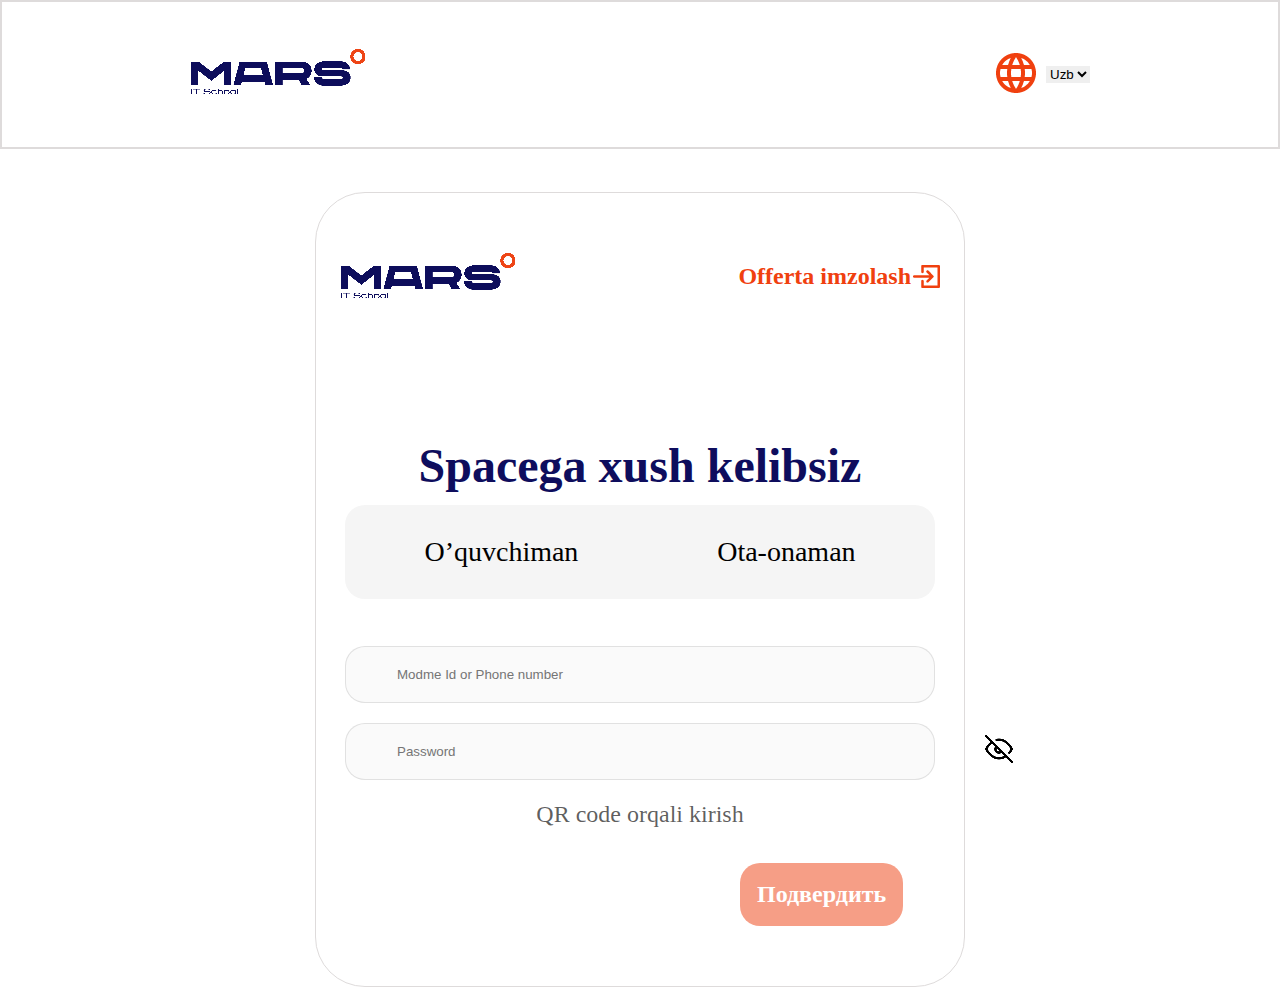
<file: index.html>
<!DOCTYPE html>
<html lang="en">
  <head>
    <meta charset="UTF-8" />
    <meta name="viewport" content="width=device-width, initial-scale=1.0" />
    <title>Document</title>
    <link rel="stylesheet" href="./main.css" />
  </head>
  <body>
    <header class="header">
      <div class="container">
        <nav class="navigation">
          <a href="./index.html">
            <img src="./images/image 2.png" alt="" />
          </a>
          <section class="daun__dr">
            <a href="./index.html">
              <img src="./images/Vector.png" alt="" />
            </a>
            <select>
              <option class="daun__text" value="uzb">Uzb</option>
              <option class="daun__text" value="rus">Rus</option>
            </select>
          </section>
        </nav>
      </div>
    </header>
    <main>
      <section>
        <div class="div__log">
          <div class="container__main">
            <div class="hero">
              <img src="./images/image 2.png" alt="" />
              <div class="exit">
                <p class="hero__text">Offerta imzolash</p>
                <img src="./images/Vector (1).png" alt="" />
              </div>
            </div>
            <h1 class="text">Spacega xush kelibsiz</h1>
            <div class="wrapper">
              <h2 class="wrapper__title">O’quvchiman</h2>
              <h2 class="wrapper__title">Ota-onaman</h2>
            </div>
            <form action="">
              <input class="inp__id" type="text" placeholder="Modme Id or Phone number" />
              <input class="inp__psvrt" type="password" placeholder="Password" />
              <button class="pasvort">
                <img src="./images/Eye.png" alt="">
              </button>
            </form>
            <h2 class="teht__ohr">QR code orqali kirish</h2>
            <button class="btn" >Подвердить</button>
          </div>
        </div>
      </section>
    </main>

    <script src="./main.js"></script>
  </body>
</html>
</file>
<file: main.css>
* {
  margin: 0;
  padding: 0;
  box-sizing: border-box;
}
.header {
  box-sizing: border-box;
  border: 2px solid rgb(222, 219, 219);
  background: rgb(255, 255, 255);
}
.container {
  max-width: 900px;
  width: 100%;
  padding: 47px 0;
  margin: 0 auto;
}
.navigation {
  display: flex;
  align-items: center;
  justify-content: space-between;
}
.daun__dr {
  display: flex;
  align-items: center;
  gap: 10px;
}
select {
  border: none;
}
.daun__text {
  color: rgb(66, 66, 66);
  font-family: "Inter";
  font-size: 36px;
  font-weight: 700;
  line-height: 44px;
}
.div__log {
  box-sizing: border-box;
  border: 1px solid rgb(222, 219, 219);
  border-radius: 50px;
  max-width: 650px;
  width: 100%;
  margin: 0 auto;
  margin-top: 43px;
  background: rgb(255, 255, 255);
}
.container__main {
  max-width: 600px;
  width: 100%;
  margin: 0 auto;
  padding: 60px 0;
}
.hero {
  display: flex;
  align-items: center;
  justify-content: space-between;
}
.exit {
  display: flex;
  align-items: center;
  gap: 2px;
}
.hero__text {
  color: rgb(240, 64, 15);
  font-family: "Inter";
  font-size: 24px;
  font-weight: 700;
  line-height: 29px;
}
.text {
  color: rgb(14, 13, 93);
  font-family: "Inter";
  font-size: 48px;
  font-weight: 700;
  line-height: 58px;
  text-align: center;
  margin-top: 137px;
  margin-bottom: 10px;
}
.wrapper {
  border-radius: 20px;
  max-width: 590px;
  width: 100%;
  margin: 0 auto;
  display: flex;
  align-items: center;
  gap: 20px;
  padding: 20px;
  background: rgb(245, 245, 245);
  margin-bottom: 47px;
}
.wrapper__title {
  margin: 0 auto;
  color: rgb(0, 0, 0);
  font-family: "Inter";
  font-size: 28px;
  font-weight: 500;
  line-height: 34px;
  letter-spacing: 0%;
  padding: 10px;
  transition: 0.9s;
  text-align: center;
}
.wrapper__title:hover {
  border-radius: 15px;
  max-width: 255px;
  width: 100%;
  background: rgb(255, 255, 255);
}
form {
  display: flex;
  align-items: center;
  flex-direction: column;
  gap: 20px;
  margin-bottom: 20xp;
}
input {
  box-sizing: border-box;
  border: 1px solid rgba(117, 117, 117, 0.19);
  border-radius: 20px;
  max-width: 590px;
  width: 100%;
  padding: 20px 51px;
  background: rgb(250, 250, 250);
  position: relative;
}
.teht__ohr {
  color: rgba(0, 0, 0, 0.64);
  font-family: "Inter";
  font-size: 24px;
  font-weight: 500;
  line-height: 29px;
  text-align: center;
  margin-top: 20px;
}
.btn {
  padding: 17px ;
  margin-top: 34px;
  display: flex;
  justify-content: end;
  align-items: center;
  text-align: end;
  margin-left: 400px;
  color: rgb(255, 255, 255);
  font-family: "Inter";
  font-size: 24px;
  font-weight: 700;
  line-height: 29px;
  text-align: center;
  border-radius: 20px;
  transition: 0.9s;
  border: none;
  background: rgb(246, 158, 134);
}
.btn:hover{
    background: red;
}
.pasvort{
    position: absolute;
    top: 735px;
    background-color: transparent;
    left: 985px;
    border: none;
    border: none;
}
</file>
